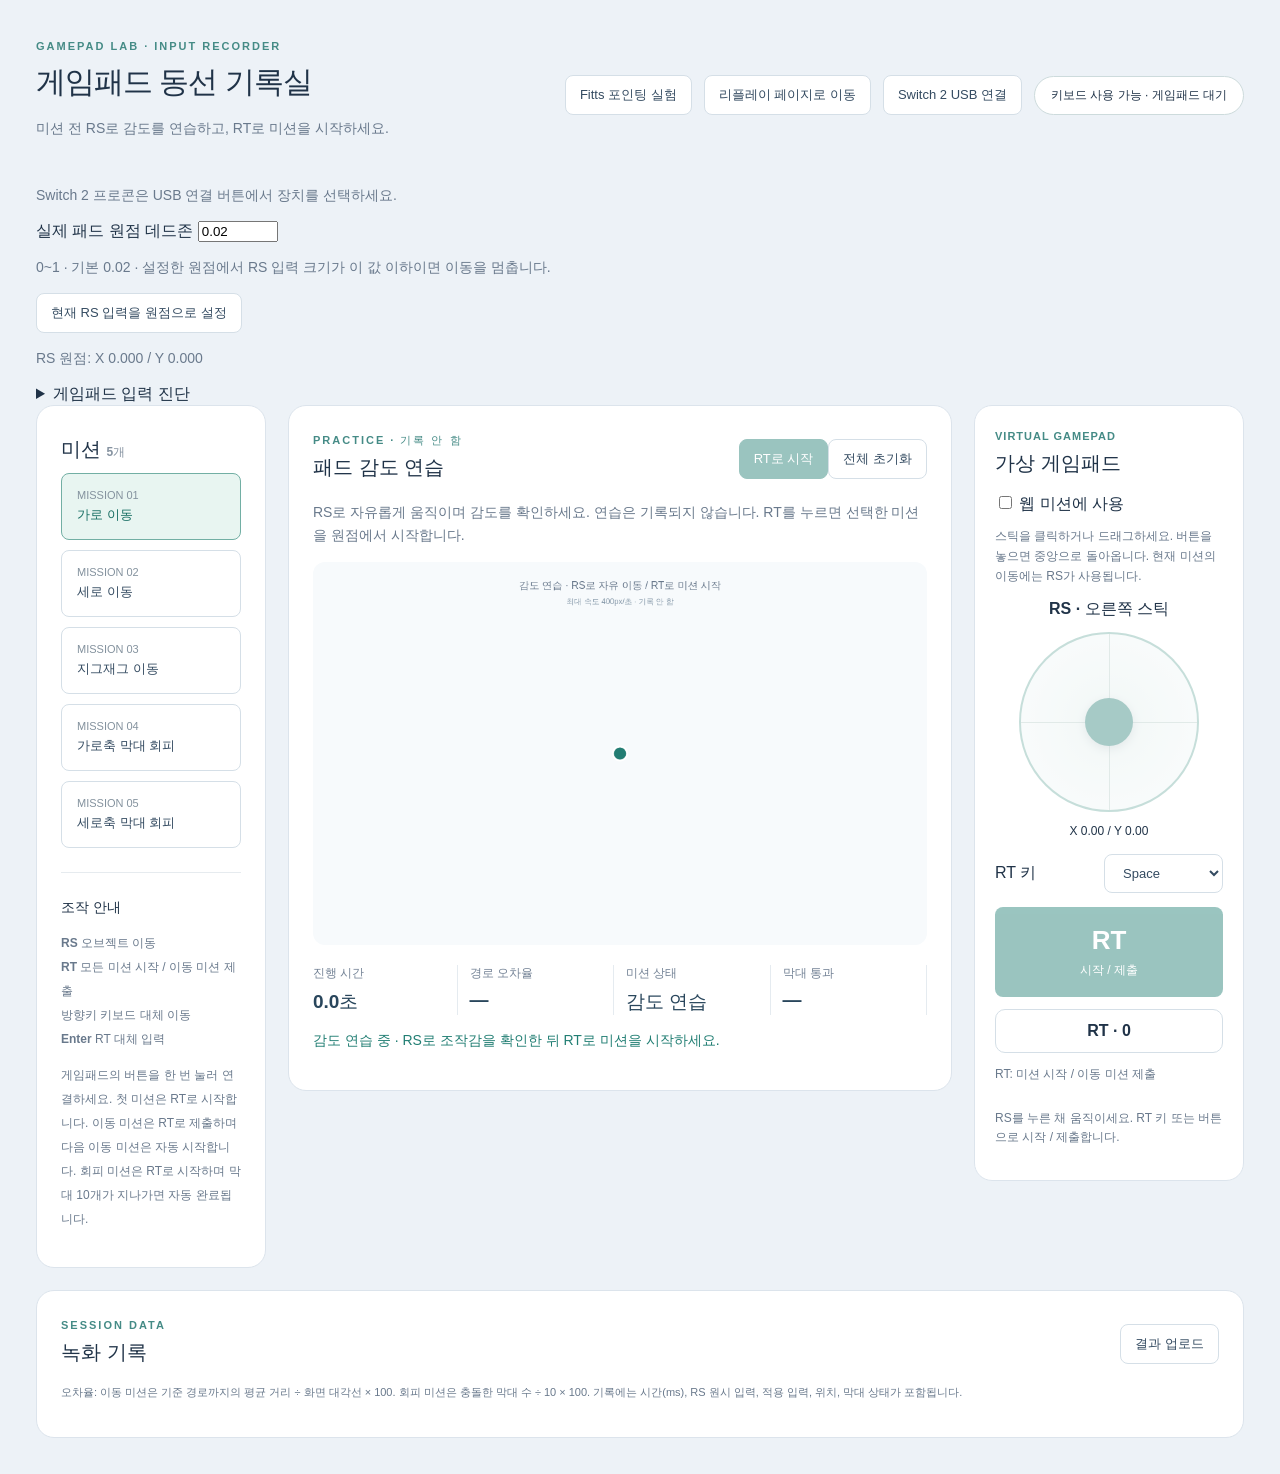
<file: index.html>
<!doctype html>
<html lang="ko"><head><meta charset="UTF-8"><meta name="viewport" content="width=device-width,initial-scale=1,viewport-fit=cover"><title>게임패드 동선 기록실</title><link rel="stylesheet" href="style.css?v=mobile-20261006"></head>
<body><main><header><div><span class="eyebrow">GAMEPAD LAB · INPUT RECORDER</span><h1>게임패드 동선 기록실</h1><p>미션 전 RS로 감도를 연습하고, RT로 미션을 시작하세요.</p></div><div class="header-actions"><a class="button" href="pointing.html">Fitts 포인팅 실험</a><a id="openReplay" class="button" href="replay.html">리플레이 페이지로 이동</a><button id="connectSwitch2" type="button">Switch 2 USB 연결</button><span id="connection" class="badge">게임패드 연결 대기</span></div></header>
<p id="usbStatus" role="status">Switch 2 프로콘은 USB 연결 버튼에서 장치를 선택하세요.</p><label>실제 패드 원점 데드존 <input id="padDeadzone" type="number" min="0" max="1" step="0.005" value="0.02" style="width:80px" aria-describedby="deadzoneHelp"></label><p id="deadzoneHelp">0~1 · 기본 0.02 · 설정한 원점에서 RS 입력 크기가 이 값 이하이면 이동을 멈춥니다.</p><button id="setPadOrigin" type="button">현재 RS 입력을 원점으로 설정</button><p id="padOriginStatus" role="status">RS 원점: X 0.000 / Y 0.000</p><details><summary>게임패드 입력 진단</summary><pre id="padDiagnostics">입력 확인 중</pre></details><div class="layout"><aside><h2>미션 <small>5개</small></h2><div id="missions"></div><div class="instructions"><h3>조작 안내</h3><p><b>RS</b> 오브젝트 이동<br><b>RT</b> 모든 미션 시작 / 이동 미션 제출<br><b>방향키</b> 키보드 대체 이동<br><b>Enter</b> RT 대체 입력</p><p>게임패드의 버튼을 한 번 눌러 연결하세요. 첫 미션은 RT로 시작합니다. 이동 미션은 RT로 제출하며 다음 이동 미션은 자동 시작합니다. 회피 미션은 RT로 시작하며 막대 10개가 지나가면 자동 완료됩니다.</p></div></aside>
<section class="workspace"><div class="toolbar"><div><span id="mode" class="eyebrow">LIVE SESSION</span><h2 id="title">가로 이동</h2></div><div><button id="start" class="primary" disabled>RT로 시작</button><button id="reset">전체 초기화</button></div></div><p id="description"></p><canvas id="canvas" width="960" height="600" aria-label="미션 조작 화면"></canvas><div class="stats"><div>진행 시간<strong id="elapsed">0.0초</strong></div><div>경로 오차율<strong id="error">—</strong></div><div>미션 상태<strong id="status">시작 대기</strong></div><div>막대 통과<strong id="bars">—</strong></div></div><p id="notice" role="status">RT를 누르면 원점에서 미션과 기록이 시작됩니다.</p></section><section class="virtual-panel"><div class="toolbar"><div><span class="eyebrow">VIRTUAL GAMEPAD</span><h2>가상 게임패드</h2></div><label><input id="virtualEnabled" type="checkbox"> 웹 미션에 사용</label></div><p>스틱을 클릭하거나 드래그하세요. 버튼을 놓으면 중앙으로 돌아옵니다. 현재 미션의 이동에는 RS가 사용됩니다.</p><div class="virtual-controls"><div class="trigger-group"><label>RT 키 <select id="rtKey" aria-label="RT 키"></select></label><button id="rtTouch" class="rt-touch" type="button" aria-label="RT 터치 버튼" aria-pressed="false">RT<span>시작 / 제출</span></button><div id="rtIndicator" class="trigger-indicator">RT · 0</div><p>RT: 미션 시작 / 이동 미션 제출</p></div><div class="stick-group"><strong>RS · 오른쪽 스틱</strong><div id="rsStick" class="stick" aria-label="오른쪽 스틱"><span class="stick-knob"></span></div><output id="rsValue">X 0.00 / Y 0.00</output></div></div><p id="virtualHint" role="status">가상 게임패드를 켜면 사용 가능합니다. 기본 키: RT Space</p></section></div>
<section id="completion" class="results completion" hidden><h2>전체 미션 녹화 완료</h2><p>완료된 기록을 저장하거나 입력과 동선을 리플레이하세요.</p><button id="downloadCompleted" class="primary">결과 다운로드</button> <a class="button" href="https://docs.google.com/forms/d/e/1FAIpQLSekFIb5lgihS04ABkABhHA88Qlx8CtRYdZ2k3cxjWy_Jl7UCw/viewform?usp=dialog" target="_blank" rel="noopener noreferrer">결과 업로드</a></section><section class="results"><div class="toolbar"><div><span class="eyebrow">SESSION DATA</span><h2>녹화 기록</h2></div><div><button id="download" hidden>JSON 다운로드</button><a class="button" href="https://docs.google.com/forms/d/e/1FAIpQLSekFIb5lgihS04ABkABhHA88Qlx8CtRYdZ2k3cxjWy_Jl7UCw/viewform?usp=dialog" target="_blank" rel="noopener noreferrer">결과 업로드</a></div></div><div id="resultList"></div><p class="footnote">오차율: 이동 미션은 기준 경로까지의 평균 거리 ÷ 화면 대각선 × 100. 회피 미션은 충돌한 막대 수 ÷ 10 × 100. 기록에는 시간(ms), RS 원시 입력, 적용 입력, 위치, 막대 상태가 포함됩니다.</p></section></main><script src="virtual-gamepad.js?v=mobile-20261006"></script><script src="gamepad-core.js?v=790240b"></script><script src="mission-renderer.js"></script><script src="session-store.js"></script><script src="switch2-usb.js?v=20261006"></script><script src="app.js?v=json-only-20261006"></script></body></html>
</file>
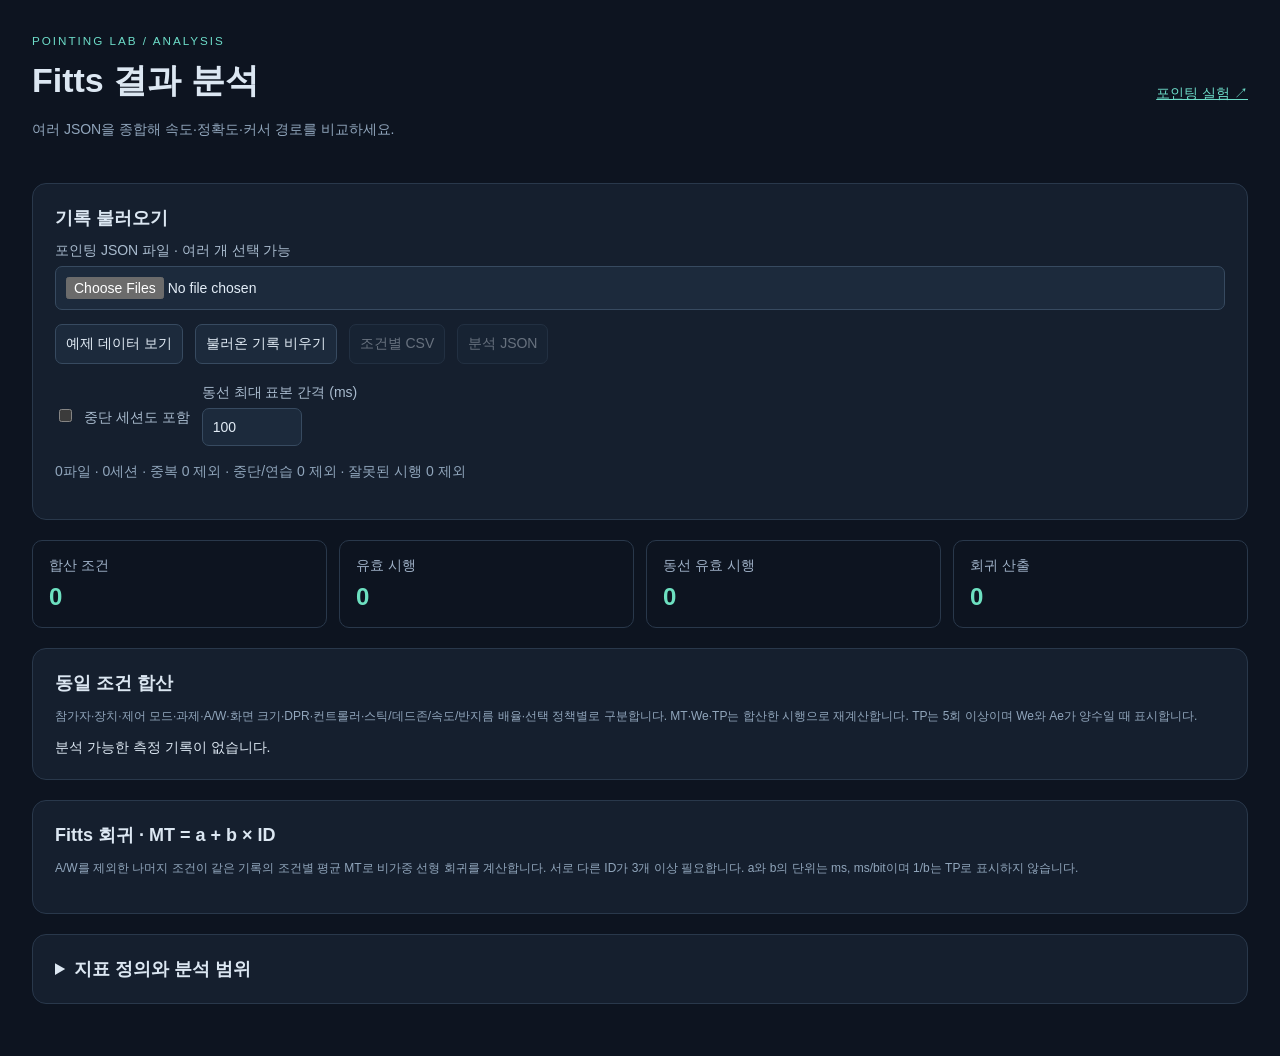
<file: pointing-analysis.html>
<!doctype html><html lang="ko"><head><meta charset="utf-8"><meta name="viewport" content="width=device-width,initial-scale=1,viewport-fit=cover"><title>Fitts 결과 분석</title><link rel="stylesheet" href="pointing.css?v=analysis-20261012"><link rel="stylesheet" href="pointing-analysis.css"></head><body><main>
<header><div><small>POINTING LAB / ANALYSIS</small><h1>Fitts 결과 분석</h1><p>여러 JSON을 종합해 속도·정확도·커서 경로를 비교하세요.</p></div><a href="pointing.html">포인팅 실험 ↗</a></header>
<section class="analysis-card"><h2>기록 불러오기</h2><label>포인팅 JSON 파일 · 여러 개 선택 가능<input id="files" type="file" accept=".json,application/json" multiple></label><div class="analysis-actions"><button id="demo">예제 데이터 보기</button><button id="clear">불러온 기록 비우기</button><button id="exportCsv" disabled>조건별 CSV</button><button id="exportJson" disabled>분석 JSON</button></div><div class="analysis-options"><label><input id="interrupted" type="checkbox"> 중단 세션도 포함</label><label>동선 최대 표본 간격 (ms)<input id="maxGap" type="number" min="10" max="1000" value="100" step="10"></label></div><p id="notice" role="status">기록은 이 브라우저에서 분석합니다. JSON을 서버로 전송하지 않습니다. 같은 브라우저의 최근 수집 기록은 자동으로 불러옵니다.</p><div id="fileList"></div></section>
<div class="analysis-totals" id="totals"></div><section class="analysis-card"><h2>동일 조건 합산</h2><p class="help">참가자·장치·제어 모드·과제·A/W·화면 크기·DPR·컨트롤러·스틱/데드존/속도/반지름 배율·선택 정책별로 구분합니다. MT·We·TP는 합산한 시행으로 재계산합니다. TP는 5회 이상이며 We와 Ae가 양수일 때 표시합니다.</p><div id="conditions" class="table-scroll">JSON을 불러오면 결과가 표시됩니다.</div></section>
<section class="analysis-card"><h2>Fitts 회귀 · MT = a + b × ID</h2><p class="help">A/W를 제외한 나머지 조건이 같은 기록의 조건별 평균 MT로 비가중 선형 회귀를 계산합니다. 서로 다른 ID가 3개 이상 필요합니다. a와 b의 단위는 ms, ms/bit이며 1/b는 TP로 표시하지 않습니다.</p><div id="regressions"></div></section>
<details class="analysis-card"><summary>지표 정의와 분석 범위</summary><div class="definitions"><p><b>MT</b>: 선택 간 시간. <b>ER</b>: 타깃 밖 선택 비율. <b>선택 편향</b>: 중심 대비 이동 축 방향(축) 및 수직 방향(횡) 선택 오차의 평균. <b>선택 오차</b>: 타깃 중심까지 거리의 평균.</p><p><b>We</b> = 4.133 × 선택 축 오차의 표본 SD. <b>Ae</b>는 실제 선택 시작/종료점의 축 투영 거리 평균. <b>TP</b> = log₂(Ae/We+1) ÷ 평균 MT(s). 오선택을 포함합니다.</p><p><b>TRE</b>: 타깃을 나갔다 다시 들어온 횟수. <b>MDC / ODC</b>: 횡방향 / 이동 축 방향 전환 횟수 (원문 도식의 MDC / ODC). <b>TAC</b>: 이동 축 교차 횟수. <b>MV</b>: 경로의 횡방향 좌표 표본 SD. <b>ME / MO</b>: 횡방향 절대 오차 / 부호 있는 오차 평균. <b>효율</b>: 실제 선택 시작–종료 직선거리 ÷ 경로 길이.</p><p>동선 지표는 시행별 계산 후 평균합니다. 방향 전환·교차에는 0.5 CSS px 임계값을 적용합니다. 시작/종료 선택점과 중간 표본이 필요하며 최대 간격이 설정값을 넘으면 제외합니다. 이 간격과 최소 표본 기준은 앱의 분석 기준으로 ISO 요구사항이 아닙니다. 프레임 표본 사이의 빠른 재진입·방향 전환은 감지되지 않을 수 있습니다. 표본 누락을 다른 파일로 복원하지 않습니다.</p><p>중단 세션은 기본 제외하고 완전히 같은 세션의 중복 입력은 한 번만 집계합니다. 이전 녹화의 첫 시행은 시작 선택 좌표가 없으면 동선 분석에서 제외합니다. 구버전 스틱값이 화면 좌표로 저장된 동선은 제외합니다. 현재 참가자·장치 ID만으로 OS 포인터 감도나 물리 화면 크기의 동일성을 보장할 수 없으므로 실험 조건을 별도로 통제하세요. 학습·피로·순서 효과와 유의성 검정은 자동 평가하지 않습니다.</p><p>참고: <a href="https://www.yorku.ca/mack/CHI01.htm" target="_blank" rel="noopener">MacKenzie, Kauppinen & Silfverberg (2001), CHI, 9–16</a> · <a href="https://www.yorku.ca/mack/ijhcs2004.html" target="_blank" rel="noopener">Soukoreff & MacKenzie (2004), IJHCS, 61, 751–789</a>.</p></div></details>
</main><script src="pointing-store.js"></script><script src="pointing-analysis-core.js?v=physical-range-20261013"></script><script src="pointing-analysis.js"></script></body></html>
</file>
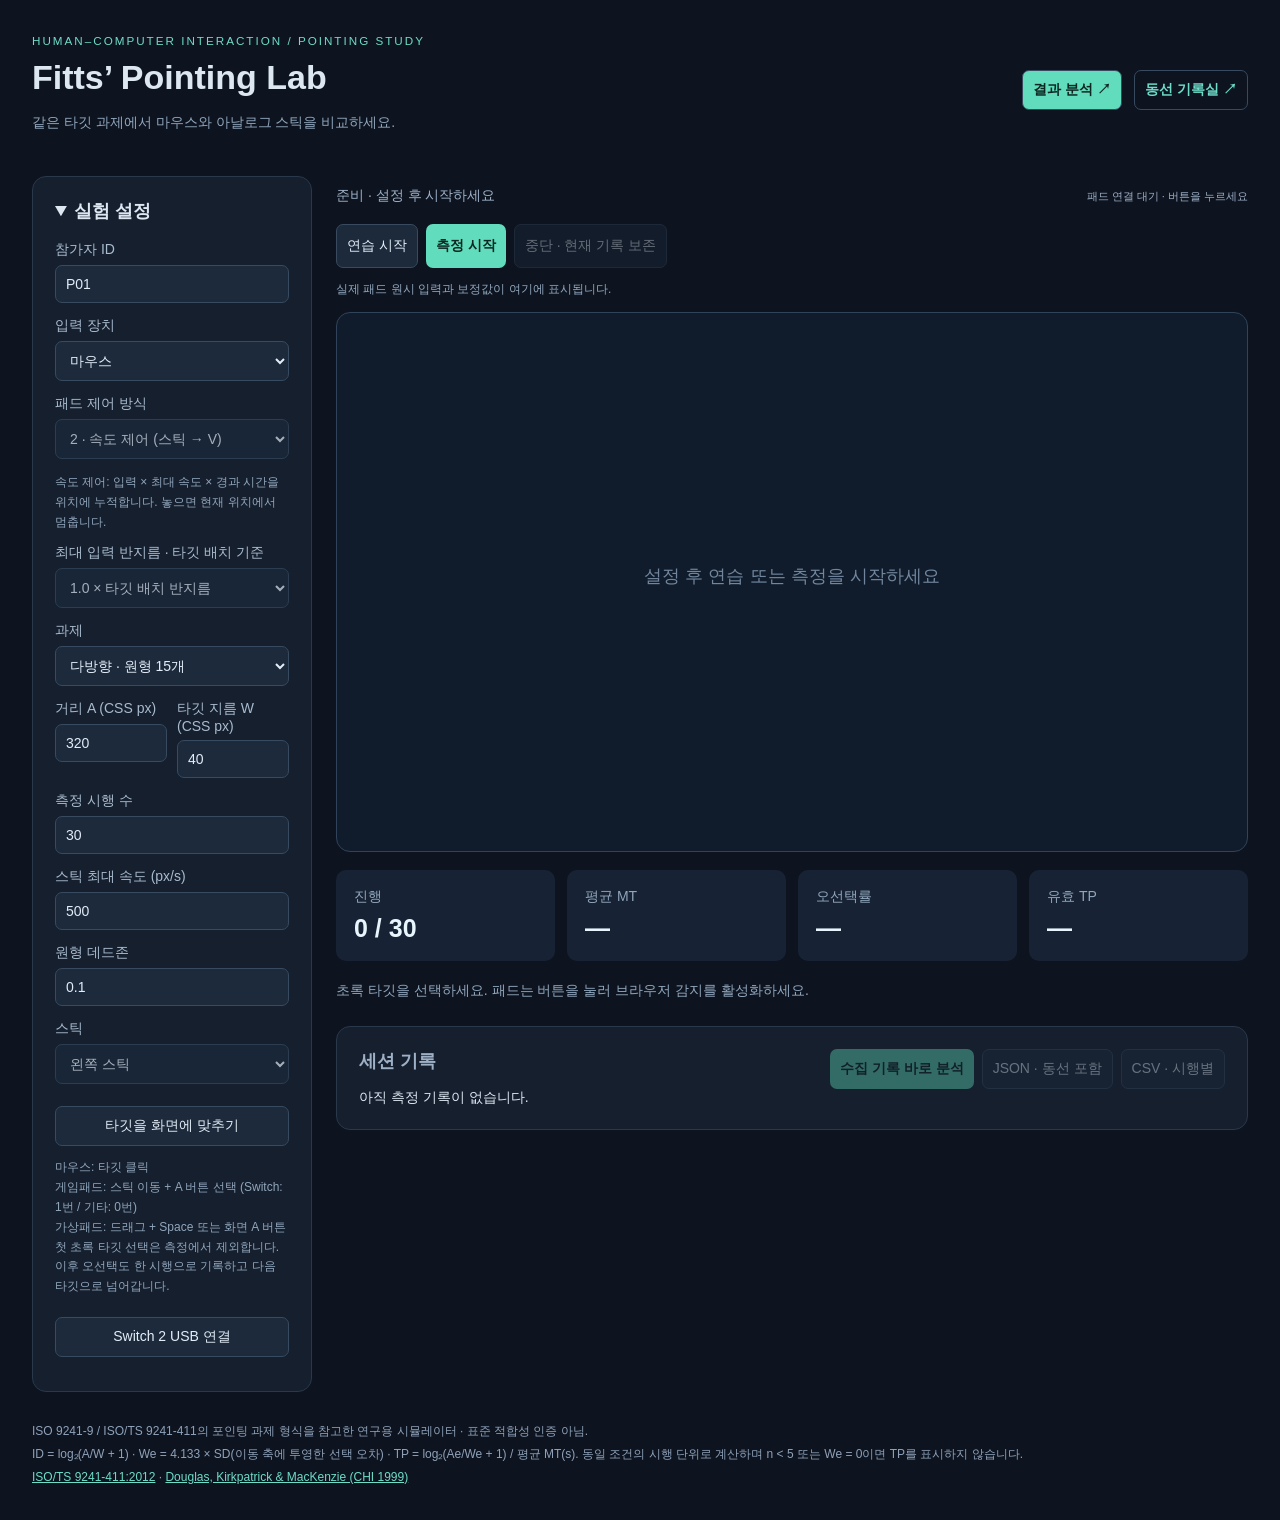
<file: pointing.html>
<!doctype html>
<html lang="ko"><head><meta charset="utf-8"><meta name="viewport" content="width=device-width,initial-scale=1,viewport-fit=cover"><title>Fitts’ Pointing Lab</title><link rel="stylesheet" href="pointing.css?v=physical-range-20261013"></head>
<body><main><header><div><small>HUMAN–COMPUTER INTERACTION / POINTING STUDY</small><h1>Fitts’ Pointing Lab</h1><p>같은 타깃 과제에서 마우스와 아날로그 스틱을 비교하세요.</p></div><div class="analysis-actions"><a id="openAnalysis" class="analysis-link primary" href="pointing-analysis.html">결과 분석 ↗</a><a id="openRecorder" class="analysis-link" href="index.html">동선 기록실 ↗</a></div></header>
<div class="layout"><aside><details id="settingsPanel" open><summary>실험 설정</summary><div class="settings-fields"><label>참가자 ID<input id="participant" value="P01" maxlength="80"></label><label>입력 장치<select id="device"><option value="mouse">마우스</option><option value="gamepad">게임패드</option><option value="virtual">가상 게임패드</option></select></label><label>패드 제어 방식<select id="padMode"><option value="position">1 · 위치 제어 (스틱 → X/Y)</option><option value="velocity" selected>2 · 속도 제어 (스틱 → V)</option></select></label><p id="modeHelp" class="help"></p><label>최대 입력 반지름 · 타깃 배치 기준<select id="positionRadiusScale"><option value="1">1.0 × 타깃 배치 반지름</option><option value="1.25">1.25 ×</option><option value="1.5">1.5 ×</option><option value="1.75">1.75 ×</option><option value="2">2.0 ×</option></select></label><label>과제<select id="task"><option value="ring">다방향 · 원형 15개</option><option value="reciprocal">좌우 왕복</option></select></label><div class="pair"><label>거리 A (CSS px)<input id="amplitude" type="number" min="100" max="440" value="320"></label><label>타깃 지름 W (CSS px)<input id="width" type="number" min="12" max="80" value="40"></label></div><label>측정 시행 수<input id="trials" type="number" min="5" max="200" value="30"></label><label>스틱 최대 속도 (px/s)<input id="speed" type="number" min="50" max="1500" value="500"></label><label>원형 데드존<input id="deadzone" type="number" min="0" max="0.5" step="0.01" value="0.1"></label><label>스틱<select id="stick"><option value="left">왼쪽 스틱</option><option value="right">오른쪽 스틱</option></select></label><section id="calibrationPanel" hidden><strong>실제 패드 입력 범위</strong><p id="calibrationStatus" class="help" role="status">스틱을 놓고 원점 측정 → 끝까지 한 바퀴 → 완료</p><button id="calibrateCenter" type="button">1. 원점 측정 · 스틱 놓기</button><button id="calibrateRange" type="button" disabled>2. 최대 범위 측정</button><button id="calibrateFinish" type="button" disabled>3. 완료 · 보정 적용</button><button id="calibrateCancel" type="button">측정 취소</button><button id="calibrateReset" type="button">보정 해제</button></section><button id="fitTargets" type="button">타깃을 화면에 맞추기</button><p id="fitHelp" class="help"></p><p class="help">마우스: 타깃 클릭<br>게임패드: 스틱 이동 + A 버튼 선택 (Switch: 1번 / 기타: 0번)<br>가상패드: 드래그 + Space 또는 화면 A 버튼<br>첫 초록 타깃 선택은 측정에서 제외합니다. 이후 오선택도 한 시행으로 기록하고 다음 타깃으로 넘어갑니다.</p><button id="connectSwitch2">Switch 2 USB 연결</button><p id="usbStatus" class="help"></p></div></details></aside>
<section class="experiment"><div class="topline"><span id="state" role="status">준비 · 설정 후 시작하세요</span><span id="pad">패드 연결 대기</span></div><div class="experiment-actions"><button id="practice">연습 시작</button><button id="start" class="primary">측정 시작</button><button id="stop" disabled>중단 · 현재 기록 보존</button></div><p id="inputDiagnostics" class="help" role="status">실제 패드 원시 입력과 보정값이 여기에 표시됩니다.</p><div id="arena"><canvas id="canvas" aria-label="포인팅 실험 영역"></canvas></div><div class="metrics"><div>진행<strong id="progress">0 / 30</strong></div><div>평균 MT<strong id="mt">—</strong></div><div>오선택률<strong id="error">—</strong></div><div>유효 TP<strong id="tp">—</strong></div></div><p id="feedback" role="status">초록 타깃을 선택하세요. 패드는 버튼을 눌러 브라우저 감지를 활성화하세요.</p><section class="records"><div class="topline"><h2>세션 기록</h2><div><button id="analyzeCollected" class="primary" disabled>수집 기록 바로 분석</button><button id="json" disabled>JSON · 동선 포함</button><button id="csv" disabled>CSV · 시행별</button></div></div><div id="history">아직 측정 기록이 없습니다.</div></section></section><section id="virtualPanel" class="virtual-panel" hidden><div class="topline"><h2>가상 게임패드</h2><span>드래그 + 선택</span></div><div class="virtual-controls"><div><div id="virtualStick" class="virtual-stick" aria-label="가상 아날로그 스틱"><span class="virtual-knob"></span></div><output id="virtualValue">X 0.00 / Y 0.00</output></div><div><label>선택 키<select id="virtualKey"><option value="Space">Space</option><option value="KeyE">E</option><option value="KeyQ">Q</option><option value="Enter">Enter</option><option value="ShiftRight">오른쪽 Shift</option></select></label><button id="virtualSelect" class="virtual-select" type="button" aria-pressed="false">A · 선택</button><p class="help">스틱을 누른 채 드래그하며 선택 키를 누르세요.<br>터치는 스틱과 A 버튼을 동시에 사용할 수 있습니다.</p></div></div></section></div>
<footer>ISO 9241-9 / ISO/TS 9241-411의 포인팅 과제 형식을 참고한 연구용 시뮬레이터 · 표준 적합성 인증 아님.<br>ID = log₂(A/W + 1) · We = 4.133 × SD(이동 축에 투영한 선택 오차) · TP = log₂(Ae/We + 1) / 평균 MT(s). 동일 조건의 시행 단위로 계산하며 n &lt; 5 또는 We = 0이면 TP를 표시하지 않습니다.<br><a href="https://www.iso.org/standard/54106.html" target="_blank" rel="noopener">ISO/TS 9241-411:2012</a> · <a href="https://www.yorku.ca/mack/CHI99b.html" target="_blank" rel="noopener">Douglas, Kirkpatrick & MacKenzie (CHI 1999)</a></footer></main><script src="switch2-usb.js"></script><script src="pointing-virtual-pad.js"></script><script src="pointing-calibration.js"></script><script src="pointing-store.js"></script><script src="pointing.js?v=physical-range-20261013"></script></body></html>
</file>
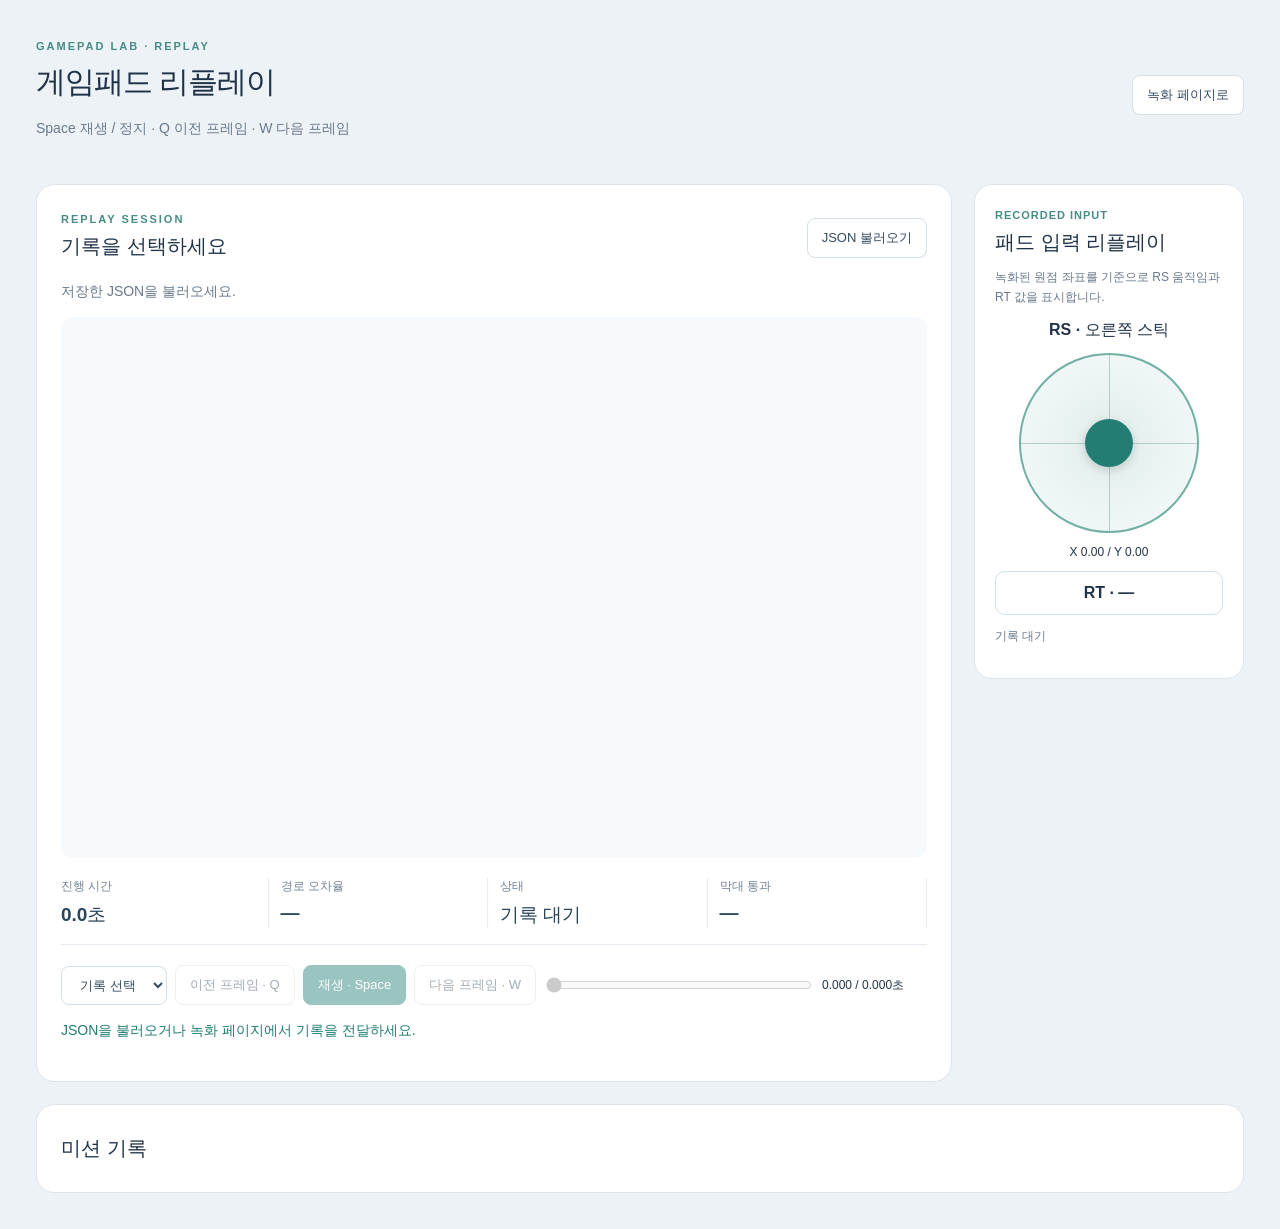
<file: replay.html>
<!doctype html>
<html lang="ko"><head><meta charset="UTF-8"><meta name="viewport" content="width=device-width,initial-scale=1"><title>게임패드 리플레이</title><link rel="stylesheet" href="style.css"></head>
<body class="replay-page"><main><header><div><span class="eyebrow">GAMEPAD LAB · REPLAY</span><h1>게임패드 리플레이</h1><p>Space 재생 / 정지 · Q 이전 프레임 · W 다음 프레임</p></div><a class="button" href="index.html">녹화 페이지로</a></header>
<div class="layout"><section class="workspace"><div class="toolbar"><div><span class="eyebrow">REPLAY SESSION</span><h2 id="title">기록을 선택하세요</h2></div><label class="button">JSON 불러오기<input id="upload" type="file" accept=".json,application/json" hidden></label></div><p id="description">녹화 페이지에서 전달된 기록 또는 저장한 JSON을 재생합니다.</p><canvas id="canvas" width="960" height="600" aria-label="미션 리플레이 화면"></canvas><div class="stats"><div>진행 시간<strong id="elapsed">0.0초</strong></div><div>경로 오차율<strong id="error">—</strong></div><div>상태<strong id="status">기록 대기</strong></div><div>막대 통과<strong id="bars">—</strong></div></div><div class="player"><select id="record" aria-label="리플레이할 미션"><option value="">기록 선택</option></select><button id="back">이전 프레임 · Q</button><button id="play" class="primary">재생 · Space</button><button id="forward">다음 프레임 · W</button><input id="seek" type="range" min="0" max="0" step="1" value="0" aria-label="기록 프레임"><output id="time">0.000 / 0.000초</output></div><p id="notice" role="status">기록을 불러오는 중입니다.</p></section>
<section class="virtual-panel"><span class="eyebrow">RECORDED INPUT</span><h2>패드 입력 리플레이</h2><p>녹화된 원점 좌표를 기준으로 RS 움직임과 RT 값을 표시합니다.</p><div class="stick-group"><strong>RS · 오른쪽 스틱</strong><div class="stick replay-stick"><span id="replayKnob" class="stick-knob"></span></div><output id="rsValue">X 0.00 / Y 0.00</output></div><div id="rtIndicator" class="trigger-indicator">RT · —</div><p id="inputDetails">기록 대기</p></section></div><section class="results"><h2>미션 기록</h2><div id="resultList"></div></section></main><script src="gamepad-core.js"></script><script src="mission-renderer.js"></script><script src="session-store.js"></script><script src="replay.js?v=stick-origin-20261006"></script></body></html>
</file>
<file: style.css>
:root{font-family:Inter,'Segoe UI',sans-serif;color:#203348;background:#edf2f7;font-synthesis:none}*{box-sizing:border-box}body{margin:0}main{max-width:1400px;margin:auto;padding:36px}header,.toolbar{display:flex;align-items:center;justify-content:space-between;gap:18px}header{margin-bottom:30px}h1{font-size:30px;letter-spacing:-1px;margin:8px 0}h2{font-size:20px;margin:6px 0}h3{font-size:14px}p{color:#69798c;line-height:1.65;font-size:14px}.eyebrow{font-size:11px;font-weight:700;letter-spacing:2px;color:#458b86}.badge{border:1px solid #cddbdc;border-radius:24px;padding:10px 16px;font-size:12px;background:white}.layout{display:grid;grid-template-columns:250px 1fr;gap:22px}aside,.workspace,.results{background:white;border:1px solid #dce4ec;border-radius:18px;padding:24px}small{font-size:12px;color:#8592a0}button,.button,select{border:1px solid #d5dfe7;background:white;color:#344b61;padding:10px 14px;border-radius:8px;cursor:pointer;font:inherit;font-size:13px;display:inline-block}button:hover,.button:hover{background:#eff6f5}button:disabled{opacity:.45;cursor:default}.primary{background:#217e73;color:white;border-color:#217e73}.mission{display:block;width:100%;text-align:left;margin-top:10px;padding:15px}.mission.active{background:#e8f5f1;border-color:#72afa4;color:#176e63}.mission span{display:block;font-size:11px;color:#84929e;margin-bottom:5px}.instructions{border-top:1px solid #e6ebef;margin-top:24px;padding-top:12px}.instructions p{font-size:12px;line-height:2}canvas{width:100%;display:block;border-radius:12px;background:#f7fafc;touch-action:none}.stats{display:grid;grid-template-columns:repeat(4,1fr);gap:12px;margin-top:20px}.stats div{font-size:12px;color:#748396;border-right:1px solid #e5ebf0}.stats strong{display:block;margin-top:7px;font-size:19px;color:#29465c}#notice{min-height:23px;color:#217e73}.results{margin-top:22px}.player{display:flex;align-items:center;gap:8px;flex-wrap:wrap;border-top:1px solid #e5ebf0;padding-top:20px;margin-top:16px}#seek{flex:1;min-width:130px;accent-color:#217e73}output{font-size:12px;min-width:105px}.result{display:flex;gap:18px;justify-content:space-between;padding:12px 0;border-bottom:1px solid #edf1f5;font-size:13px}.footnote{font-size:11px}button:focus-visible,.button:focus-visible{outline:3px solid #7ec8ba}@media(max-width:850px){main{padding:16px}.layout{grid-template-columns:1fr}#missions{display:flex;gap:6px;flex-wrap:wrap}.mission{width:auto;flex:1;min-width:125px}.instructions{display:none}header,.toolbar{flex-wrap:wrap}.stats strong{font-size:15px}.workspace{padding:16px}h1{font-size:25px}}
.virtual-panel{margin-top:22px;background:white;border:1px solid #dce4ec;border-radius:18px;padding:24px}.virtual-controls{display:flex;justify-content:center;align-items:center;gap:60px;flex-wrap:wrap}.stick-group{text-align:center}.stick{position:relative;width:180px;height:180px;margin:16px auto;border:2px solid #72afa4;border-radius:50%;background:radial-gradient(circle,#e0eeeb,#f7fafc);touch-action:none;cursor:crosshair;user-select:none}.stick:before,.stick:after{content:'';position:absolute;background:#b5ccc8}.stick:before{width:1px;height:100%;left:50%}.stick:after{height:1px;width:100%;top:50%}.stick-knob{position:absolute;left:calc(50% - 24px);top:calc(50% - 24px);width:48px;height:48px;border-radius:50%;background:#237d73;box-shadow:0 3px 10px #20334833;z-index:1;pointer-events:none}.stick.disabled{opacity:.4;cursor:default}.trigger-indicator{padding:18px;margin-top:12px;border:1px solid #d5dfe7;border-radius:10px;text-align:center;font-weight:700}.trigger-indicator.pressed{background:#217e73;color:white}.virtual-panel input{accent-color:#217e73}.stick-group output{display:block}
/* Keep virtual controls beside the mission while scrolling. */
main{max-width:1760px}.layout{grid-template-columns:230px minmax(0,1fr) 270px;align-items:start}.workspace{min-width:0}.virtual-panel{margin-top:0;position:sticky;top:20px;padding:20px}.virtual-panel .toolbar{align-items:flex-start;flex-direction:column;gap:10px}.virtual-panel .virtual-controls{flex-direction:column-reverse;gap:16px}.virtual-panel .trigger-group{width:100%}.virtual-panel .trigger-group label{display:flex;align-items:center;justify-content:space-between;gap:12px}.virtual-panel p{font-size:12px}.virtual-panel .stick{margin:12px auto}.virtual-panel .trigger-indicator{padding:12px}.virtual-panel .eyebrow{letter-spacing:1px}@media(max-width:1150px){main{padding:20px}.layout{grid-template-columns:minmax(0,1fr) 250px}.layout>aside{grid-column:1 / -1}#missions{display:flex;gap:6px;flex-wrap:wrap}.mission{width:auto;flex:1;min-width:125px}.instructions{display:none}}@media(max-width:760px){main{padding:16px}.layout{grid-template-columns:minmax(0,1fr)}.virtual-panel{position:static}.virtual-panel .virtual-controls{flex-direction:row;gap:24px}.virtual-panel .trigger-group{width:auto}.virtual-panel .toolbar{flex-direction:row;align-items:center}}
[hidden]{display:none!important}.completion{border-color:#72afa4;background:#e8f5f1}.button{text-decoration:none}.replay-page .layout{grid-template-columns:minmax(0,1fr) 270px}.replay-stick{cursor:default}.replay-page main{max-width:1450px}@media(max-width:760px){.replay-page .layout{grid-template-columns:minmax(0,1fr)}}
.stick:before{top:0}.stick:after{left:0}

.header-actions{display:flex;align-items:center;gap:12px;flex-wrap:wrap}
/* Touch controls stay within thumb reach, below the mission. */
.rt-touch{display:block;width:100%;min-height:90px;margin-top:14px;background:#217e73;color:white;border:0;font-size:26px;font-weight:700;touch-action:none;user-select:none;-webkit-user-select:none}.rt-touch span{display:block;font-size:12px;font-weight:400;margin-top:6px}.rt-touch.pressed{background:#14584f;box-shadow:inset 0 3px 10px #0004}.mobile-controls main{padding:10px 10px calc(230px + env(safe-area-inset-bottom))}.mobile-controls header{margin-bottom:10px;gap:6px}.mobile-controls h1{font-size:20px;margin:4px 0}.mobile-controls header .eyebrow,.mobile-controls header p,.mobile-controls .badge{display:none}.mobile-controls .header-actions{gap:6px}.mobile-controls .header-actions .button{padding:8px;font-size:11px}.mobile-controls .layout{display:flex;flex-direction:column;gap:10px}.mobile-controls .workspace{order:0;width:100%;padding:12px}.mobile-controls .workspace .toolbar{gap:6px;flex-wrap:nowrap}.mobile-controls .workspace h2{font-size:17px}.mobile-controls #start{display:none}.mobile-controls #reset{padding:8px;font-size:11px}.mobile-controls #description{font-size:12px;margin:6px 0}.mobile-controls .stats{gap:6px;margin-top:10px}.mobile-controls .stats div{font-size:10px}.mobile-controls .stats strong{font-size:13px;margin-top:4px}.mobile-controls #notice{font-size:12px;margin:8px 0 0}.mobile-controls .layout>aside{order:1;width:100%;padding:10px}.mobile-controls aside h2{display:none}.mobile-controls #missions{flex-wrap:nowrap;overflow-x:auto;gap:6px}.mobile-controls .mission{flex:0 0 auto;min-width:100px;margin:0;padding:8px;font-size:11px}.mobile-controls .mission span{font-size:9px}.mobile-controls .instructions{display:none}.mobile-controls .virtual-panel{position:fixed;z-index:20;bottom:0;left:0;right:0;top:auto;border-radius:18px 18px 0 0;padding:10px 18px calc(10px + env(safe-area-inset-bottom));box-shadow:0 -4px 18px #20334820}.mobile-controls .virtual-panel>.toolbar,.mobile-controls .virtual-panel>p,.mobile-controls .trigger-group>label,.mobile-controls .trigger-group>p,.mobile-controls #rtIndicator,.mobile-controls #rsValue{display:none}.mobile-controls .virtual-panel .virtual-controls{flex-direction:row;flex-wrap:nowrap;justify-content:space-around;gap:24px;align-items:center}.mobile-controls .stick-group{order:0}.mobile-controls .stick-group strong{font-size:12px}.mobile-controls .virtual-panel .stick{width:150px;height:150px;margin:6px auto 0}.mobile-controls .trigger-group{order:1;width:125px;flex:0 1 125px}.mobile-controls .rt-touch{margin:0;min-height:110px;border-radius:24px;font-size:32px}.mobile-controls .results{padding:12px}.mobile-controls .results h2{font-size:17px}.mobile-controls .results .toolbar{gap:8px}.mobile-controls .results button{margin-bottom:6px}@media(max-height:500px) and (orientation:landscape){.mobile-controls main{padding-bottom:calc(155px + env(safe-area-inset-bottom))}.mobile-controls .virtual-panel .stick{width:110px;height:110px}.mobile-controls .rt-touch{min-height:88px}.mobile-controls canvas{max-height:calc(100dvh - 275px);object-fit:contain}}
</file>
<file: pointing.css>
:root{font-family:Inter,"Segoe UI",sans-serif;color:#dce7f2;background:#0d1420;font-size:14px;color-scheme:dark}*{box-sizing:border-box}body{margin:0}main{max-width:1450px;margin:auto;padding:32px}header,.topline{display:flex;justify-content:space-between;align-items:center;gap:16px}header{margin-bottom:28px}small{letter-spacing:2px;color:#6ddcc8}h1{font-size:34px;margin:10px 0}h2{font-size:18px;margin:0 0 16px}p{color:#91a6bc;line-height:1.65}a{color:#6ddcc8}.layout{display:grid;grid-template-columns:280px minmax(0,1fr);gap:24px}aside,.records{background:#151f2e;border:1px solid #29384b;border-radius:14px;padding:22px}label{display:block;color:#a9bbce;margin-bottom:14px}input,select,button{font:inherit;border:1px solid #374a60;border-radius:7px;padding:10px;background:#1c2a3c;color:#e3edf7}input,select{display:block;width:100%;margin-top:6px}button{cursor:pointer}button:disabled{opacity:.4;cursor:default}aside button{width:100%;margin-top:8px}.primary{background:#61ddbd;color:#0c2620;font-weight:700;border:0}.pair{display:grid;grid-template-columns:1fr 1fr;gap:10px}.help{font-size:12px}.topline{min-height:40px;color:#9eb0c6}#arena{height:540px;min-height:500px;background:#101c2b;border:1px solid #30435a;border-radius:14px;overflow:hidden;margin:10px 0;position:relative}canvas{display:block;width:100%;height:100%;touch-action:none}.metrics{display:grid;grid-template-columns:repeat(4,1fr);gap:12px;margin:18px 0}.metrics>div{background:#172334;padding:18px;border-radius:10px;color:#91a6bc}.metrics strong{display:block;color:#e7f5fc;font-size:25px;margin-top:8px}.records{margin-top:24px}.row{padding:12px 0;border-top:1px solid #2a3a4d;line-height:1.8}footer{margin-top:28px;color:#8fa2b9;font-size:12px;line-height:1.9}@media(max-width:900px){main{padding:16px}.layout{grid-template-columns:1fr}aside{display:grid;grid-template-columns:1fr 1fr;gap:10px}aside h2,aside p{grid-column:1/-1}.metrics{grid-template-columns:1fr 1fr}header{align-items:flex-start}h1{font-size:26px}}
:root .virtual-panel[hidden]{display:none}.virtual-panel{background:#151f2e;border:1px solid #29384b;border-radius:14px;padding:22px;margin:20px 0}.virtual-controls{display:flex;align-items:center;justify-content:center;gap:32px}.virtual-stick{width:176px;height:176px;border-radius:50%;border:2px solid #496580;background:radial-gradient(circle,#223d51,#142436);position:relative;touch-action:none;cursor:grab;user-select:none}.virtual-stick:before,.virtual-stick:after{content:'';position:absolute;background:#3a5369}.virtual-stick:before{width:1px;height:100%;left:50%}.virtual-stick:after{height:1px;width:100%;top:50%}.virtual-knob{position:absolute;left:calc(50% - 24px);top:calc(50% - 24px);width:48px;height:48px;border-radius:50%;background:#6de0c0;border:3px solid #c4ffeb;z-index:1;pointer-events:none}.virtual-stick.disabled{opacity:.4;cursor:default}#virtualValue{display:block;text-align:center;font-variant-numeric:tabular-nums;margin-top:12px;color:#6de0c0}.virtual-select{width:100%;min-height:65px;touch-action:none;font-weight:700;font-size:20px}.virtual-select.pressed{background:#6de0c0;color:#12352c}@media(max-width:500px){.virtual-controls{gap:16px}.virtual-stick{width:144px;height:144px}.virtual-panel{padding:14px}}
/* Keep targets and controls visible together. */
.layout>*{min-width:0}input,select{min-width:0;max-width:100%}.layout{align-items:start}.experiment{min-width:0}#pad{max-width:45%;overflow:hidden;text-overflow:ellipsis;white-space:nowrap;font-size:11px}summary{font-size:18px;font-weight:700;cursor:pointer;margin-bottom:18px}.settings-fields{display:block}.virtual-panel{margin:0;position:sticky;top:16px}.virtual-panel .topline{flex-wrap:wrap;gap:0}.virtual-panel .virtual-controls{flex-direction:column;gap:18px}.virtual-controls>div{min-width:0}.virtual-panel .virtual-controls>div:last-child{width:100%}.records .topline{flex-wrap:wrap}.records .topline>div{display:flex;flex-wrap:wrap;gap:8px}.row,footer{overflow-wrap:anywhere}
@media(min-width:761px){body.virtual-input main{max-width:1600px}body.virtual-input .layout{grid-template-columns:240px minmax(0,1fr) 230px}.layout>aside{display:block}#arena{height:540px}.virtual-panel h2{font-size:17px}.virtual-panel .topline>span{font-size:12px}}
@media(min-width:761px) and (max-width:1100px){main{padding:16px}.layout{gap:14px;grid-template-columns:200px minmax(0,1fr)}body.virtual-input .layout{grid-template-columns:180px minmax(0,1fr) 190px}aside,.virtual-panel{padding:14px}.virtual-stick{width:144px;height:144px}h1{font-size:26px}}
@media(max-width:760px){
  main{padding:12px;padding-top:max(12px,env(safe-area-inset-top))}header{margin-bottom:16px;gap:8px}header small{font-size:9px;letter-spacing:1px}header h1{font-size:24px}header p{font-size:12px;margin-bottom:0}header>a{font-size:12px;white-space:nowrap}
  .layout{display:flex;flex-direction:column;gap:12px}.layout>aside,.experiment{width:100%}.layout>aside{display:block;padding:14px}.settings-fields{display:grid;grid-template-columns:repeat(2,minmax(0,1fr));gap:10px}.settings-fields>p,.settings-fields>.pair{grid-column:1/-1}.settings-fields label{font-size:12px;margin:0}.settings-fields button{margin:0;min-height:44px}.settings-fields input,.settings-fields select{font-size:16px}summary{margin:0}details[open] summary{margin-bottom:16px}
  #arena{height:clamp(220px,40svh,360px);min-height:0;margin:6px 0}.experiment>.topline{font-size:12px;min-height:32px;gap:8px}.metrics{grid-template-columns:repeat(2,minmax(0,1fr));gap:8px;margin:12px 0}.metrics>div{padding:10px}.metrics strong{font-size:20px;margin-top:4px}#feedback{font-size:12px;margin:8px 0}.records{padding:14px;margin-top:12px}.records button{font-size:12px;min-height:44px}
  body.virtual-input{padding-bottom:calc(182px + env(safe-area-inset-bottom))}.virtual-panel{position:fixed;z-index:20;bottom:0;top:auto;left:0;right:0;border-radius:16px 16px 0 0;padding:10px 16px calc(10px + env(safe-area-inset-bottom));box-shadow:0 -8px 24px #0007;background:#152233}.virtual-panel>.topline{display:none}.virtual-panel .virtual-controls{flex-direction:row;gap:24px;justify-content:space-evenly}.virtual-panel .virtual-controls>div:last-child{width:120px;flex-shrink:0}.virtual-panel .virtual-controls label,.virtual-panel .virtual-controls .help{display:none}.virtual-stick{width:128px;height:128px}#virtualValue{font-size:12px;margin-top:6px}.virtual-select{min-height:92px;font-size:20px}.experiment{scroll-margin-top:10px}footer{font-size:11px}
}
@media(max-width:760px) and (max-height:500px){#arena{height:220px}.virtual-stick{width:96px;height:96px}.virtual-select{min-height:70px}body.virtual-input{padding-bottom:calc(140px + env(safe-area-inset-bottom))}}
.experiment-actions{display:flex;flex-wrap:wrap;gap:8px;margin:8px 0}.experiment-actions button{min-height:44px}@media(max-width:760px){.experiment-actions{display:grid;grid-template-columns:1fr 1fr}.experiment-actions #stop{grid-column:1/-1;font-size:12px;min-height:36px}}
header>.analysis-actions{display:flex;gap:12px;flex-wrap:wrap;justify-content:flex-end}header>.analysis-actions a{white-space:nowrap;font-size:12px}
#openAnalysis.analysis-link,#openRecorder.analysis-link{display:inline-flex;align-items:center;justify-content:center;min-height:40px;padding:10px;border:1px solid #374a60;border-radius:7px;font-size:14px;font-weight:700;text-decoration:none}#analyzeCollected{font-size:inherit;padding:10px;min-height:0}@media(max-width:760px){header>.analysis-actions{flex-direction:column;align-items:stretch;gap:8px}#openAnalysis.analysis-link,#openRecorder.analysis-link{font-size:12px;min-height:40px;padding:10px}.records .topline>div{width:100%}#analyzeCollected{font-size:12px;min-height:44px;padding:10px;width:auto}}
#calibrationPanel[hidden]{display:none}#calibrationPanel{padding:12px;border:1px solid #374a60;border-radius:8px;grid-column:1/-1}#calibrationPanel button{font:inherit;padding:10px}#inputDiagnostics{font-variant-numeric:tabular-nums;overflow-wrap:anywhere}
</file>
<file: pointing-analysis.css>
.analysis-card{background:#151f2e;border:1px solid #29384b;border-radius:14px;padding:22px;margin:20px 0}.analysis-card>h2{margin-bottom:12px}.analysis-actions,.analysis-options{display:flex;gap:12px;flex-wrap:wrap;align-items:center}.analysis-options{margin-top:20px}.analysis-options label{margin:0}.analysis-options input[type=checkbox]{display:inline;width:auto;margin-right:8px}.analysis-options input[type=number]{width:100px}.analysis-totals{display:grid;grid-template-columns:repeat(4,minmax(0,1fr));gap:12px}.analysis-totals>div{padding:16px;border:1px solid #29384b;border-radius:10px;color:#9eb0c6}.analysis-totals strong{display:block;font-size:24px;color:#6de0c0;margin-top:8px}.table-scroll{overflow-x:auto}table{border-collapse:collapse;width:100%;font-variant-numeric:tabular-nums;font-size:12px}th,td{text-align:right;border-bottom:1px solid #2e4158;padding:12px 10px;white-space:nowrap}th{color:#9eb0c6}th:first-child,td:first-child{text-align:left}td:first-child{white-space:normal;min-width:180px}.condition-meta{font-size:12px;color:#91a6bc;margin:10px 0;overflow-wrap:anywhere}.path-note{font-size:12px;color:#e8bc78;line-height:1.7}.model{border-top:1px solid #2e4158;padding:20px 0}.model p{margin:8px 0}.model svg{display:block;width:100%;max-width:600px;height:auto;background:#0f1b29;border-radius:8px}.file-row{display:flex;justify-content:space-between;gap:12px;border-top:1px solid #2e4158;padding:12px 0;margin-top:8px;overflow-wrap:anywhere}.file-row button{flex-shrink:0}.definitions{line-height:1.8}.analysis-card summary{margin:0}.analysis-card[open] summary{margin-bottom:16px}@media(max-width:760px){.analysis-card{padding:14px}.analysis-totals{grid-template-columns:1fr 1fr;gap:8px}.analysis-actions{display:grid;grid-template-columns:1fr 1fr;width:100%}.analysis-actions button{font-size:12px;min-height:44px}.analysis-options{align-items:flex-start;flex-direction:column}.analysis-card input{font-size:16px}.file-row{font-size:12px}}
</file>
